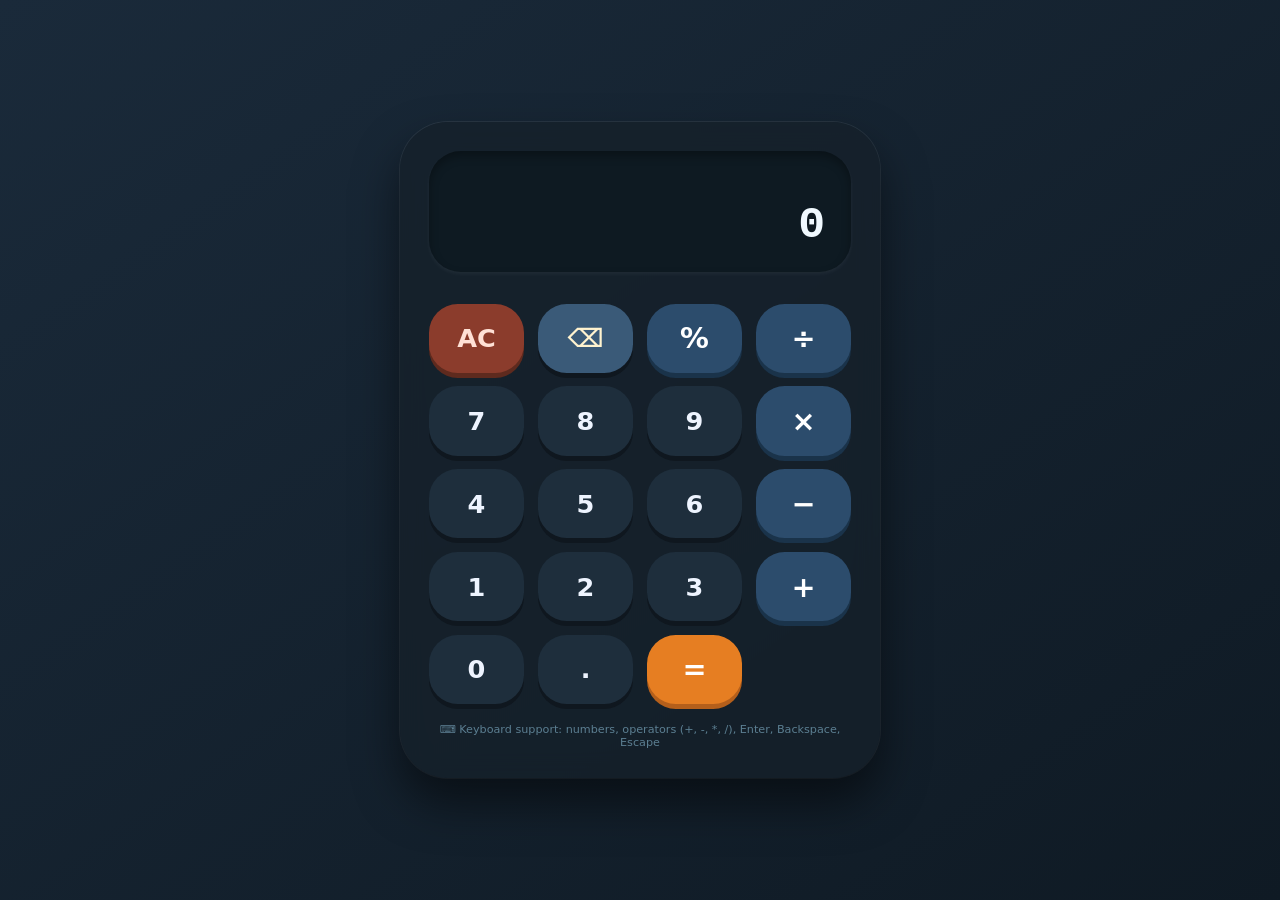
<file: code Alpha Front End Task/task2/index.html>
<!DOCTYPE html>
<html lang="en">
<head>
    <meta charset="UTF-8">
    <meta name="viewport" content="width=device-width, initial-scale=1.0, user-scalable=no">
    <title>NeoCalc | Modern Calculator</title>
    <link rel="stylesheet" href="style.css">
</head>
<body>

<div class="calculator">
    <div class="display-section">
        <div class="expression" id="expressionDisplay"></div>
        <div class="result" id="resultDisplay">0</div>
    </div>

    <div class="button-grid">
        <!-- Row 1 -->
        <button class="btn clear-btn special" data-action="clear">AC</button>
        <button class="btn special" data-action="delete">⌫</button>
        <button class="btn operator" data-operator="%">%</button>
        <button class="btn operator" data-operator="/">÷</button>

        <!-- Row 2 -->
        <button class="btn" data-number="7">7</button>
        <button class="btn" data-number="8">8</button>
        <button class="btn" data-number="9">9</button>
        <button class="btn operator" data-operator="*">×</button>

        <!-- Row 3 -->
        <button class="btn" data-number="4">4</button>
        <button class="btn" data-number="5">5</button>
        <button class="btn" data-number="6">6</button>
        <button class="btn operator" data-operator="-">−</button>

        <!-- Row 4 -->
        <button class="btn" data-number="1">1</button>
        <button class="btn" data-number="2">2</button>
        <button class="btn" data-number="3">3</button>
        <button class="btn operator" data-operator="+">+</button>

        <!-- Row 5 -->
        <button class="btn btn-zero" data-number="0">0</button>
        <button class="btn" data-number=".">.</button>
        <button class="btn equals" data-action="equals">=</button>
    </div>
    <div class="footer-note">
        ⌨️ Keyboard support: numbers, operators (+, -, *, /), Enter, Backspace, Escape
    </div>
</div>

<script src="app.js"></script>
</body>
</html>
</file>
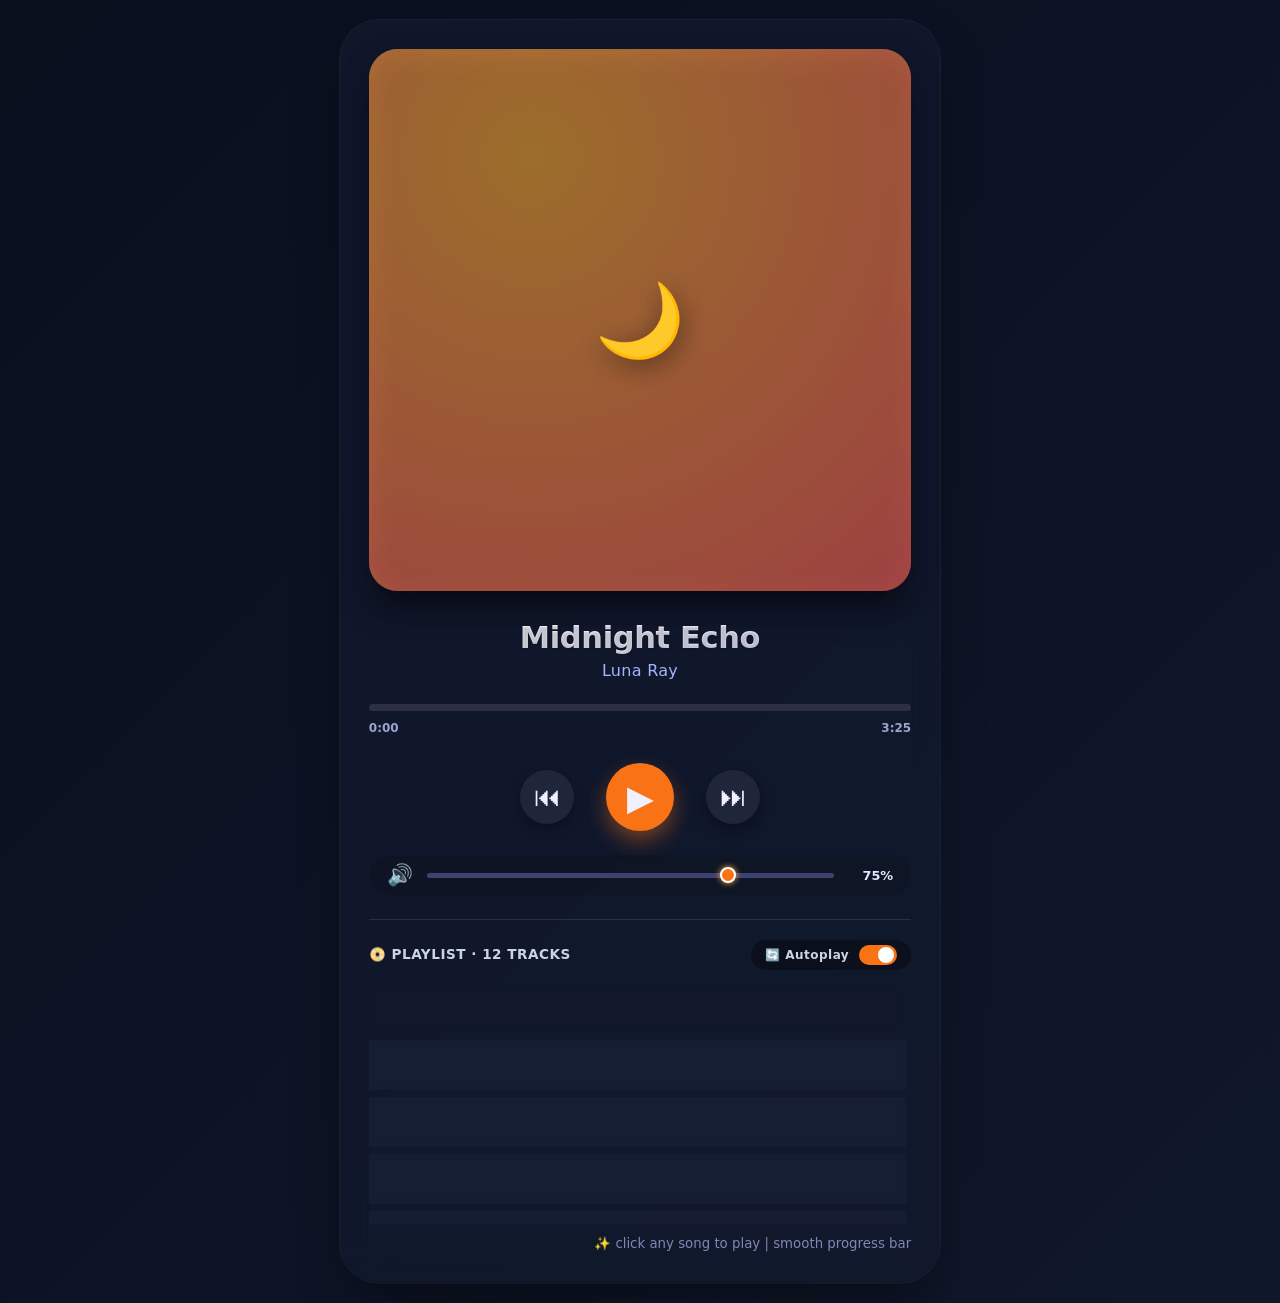
<file: code Alpha Front End Task/task4/index.html>
<!DOCTYPE html>
<html lang="en">
<head>
    <meta charset="UTF-8">
    <meta name="viewport" content="width=device-width, initial-scale=1.0, user-scalable=yes">
    <title>🎵 MelodyStream | Advanced Music Player</title>
    <style>
        * {
            margin: 0;
            padding: 0;
            box-sizing: border-box;
            user-select: none;
        }

        body {
            background: linear-gradient(135deg, #0a0f1e 0%, #0f172a 100%);
            font-family: 'Segoe UI', 'Inter', 'Poppins', system-ui, -apple-system, sans-serif;
            min-height: 100vh;
            display: flex;
            justify-content: center;
            align-items: center;
            padding: 20px;
        }

        .player-container {
            max-width: 600px;
            width: 100%;
            background: rgba(18, 25, 45, 0.85);
            backdrop-filter: blur(16px);
            border-radius: 2.5rem;
            box-shadow: 0 25px 50px -12px rgba(0, 0, 0, 0.5), 0 0 0 1px rgba(255, 255, 255, 0.08);
            overflow: hidden;
            padding: 1.8rem 1.8rem 2rem;
            transition: all 0.3s ease;
        }

        .album-art {
            width: 100%;
            aspect-ratio: 1 / 1;
            border-radius: 1.8rem;
            margin-bottom: 1.8rem;
            box-shadow: 0 20px 35px -8px rgba(0, 0, 0, 0.6);
            display: flex;
            align-items: center;
            justify-content: center;
            transition: background 0.4s ease;
            background: linear-gradient(145deg, #f09819, #ff6a00);
        }

        .album-art-inner {
            font-size: 4.5rem;
            filter: drop-shadow(2px 6px 14px rgba(0,0,0,0.5));
            background: rgba(0,0,0,0.2);
            width: 100%;
            height: 100%;
            border-radius: 1.8rem;
            display: flex;
            align-items: center;
            justify-content: center;
            backdrop-filter: brightness(0.85);
            transition: transform 0.2s;
        }

        .track-info {
            text-align: center;
            margin-bottom: 1.5rem;
        }

        .song-title {
            font-size: 1.9rem;
            font-weight: 800;
            letter-spacing: -0.3px;
            background: linear-gradient(135deg, #ffffff, #e2e2ff);
            -webkit-background-clip: text;
            background-clip: text;
            color: transparent;
            text-shadow: 0 1px 2px rgba(0,0,0,0.2);
        }

        .artist-name {
            font-size: 1rem;
            font-weight: 500;
            color: #a5b4fc;
            margin-top: 6px;
            letter-spacing: 0.3px;
        }

        .progress-area {
            margin: 1.4rem 0 1rem;
        }

        .progress-bar-bg {
            background: #2d2f42;
            border-radius: 40px;
            height: 7px;
            width: 100%;
            cursor: pointer;
            position: relative;
            transition: all 0.1s;
        }

        .progress-fill {
            background: linear-gradient(90deg, #f97316, #fbbf24);
            width: 0%;
            height: 7px;
            border-radius: 40px;
            position: relative;
            transition: width 0.05s linear;
            box-shadow: 0 0 6px #f97316;
        }

        .time-stamps {
            display: flex;
            justify-content: space-between;
            margin-top: 0.6rem;
            font-size: 0.75rem;
            font-weight: 600;
            color: #9ca3cf;
        }

        .controls {
            display: flex;
            justify-content: center;
            align-items: center;
            gap: 2rem;
            margin: 1.8rem 0 1.5rem;
        }

        .ctrl-btn {
            background: rgba(35, 40, 60, 0.9);
            border: none;
            width: 54px;
            height: 54px;
            border-radius: 60px;
            font-size: 1.7rem;
            cursor: pointer;
            color: #f0f0ff;
            display: inline-flex;
            align-items: center;
            justify-content: center;
            transition: all 0.2s cubic-bezier(0.2, 0.9, 0.4, 1.1);
            box-shadow: 0 6px 14px rgba(0, 0, 0, 0.3);
            backdrop-filter: blur(4px);
        }

        .ctrl-btn:hover {
            background: #f97316;
            transform: scale(1.05);
            color: white;
        }

        .ctrl-btn:active {
            transform: scale(0.96);
        }

        .play-pause {
            background: #f97316;
            width: 68px;
            height: 68px;
            font-size: 2.2rem;
            box-shadow: 0 10px 20px rgba(249, 115, 22, 0.4);
        }

        .play-pause:hover {
            background: #fb923c;
            transform: scale(1.02);
        }

        .volume-panel {
            display: flex;
            align-items: center;
            gap: 14px;
            background: rgba(15, 20, 35, 0.7);
            padding: 8px 18px;
            border-radius: 60px;
            margin-bottom: 1.5rem;
        }

        .volume-icon {
            font-size: 1.3rem;
            color: #c7d2fe;
        }

        .volume-slider {
            flex: 1;
            height: 5px;
            -webkit-appearance: none;
            background: #3f4170;
            border-radius: 10px;
            outline: none;
        }

        .volume-slider::-webkit-slider-thumb {
            -webkit-appearance: none;
            width: 16px;
            height: 16px;
            background: #f97316;
            border-radius: 50%;
            cursor: pointer;
            box-shadow: 0 0 6px #ffb347;
            border: 2px solid white;
        }

        .volume-value {
            font-size: 0.8rem;
            font-weight: 700;
            color: #e0e7ff;
            min-width: 45px;
            text-align: right;
        }

        .playlist-section {
            margin-top: 1.5rem;
            border-top: 1px solid rgba(255, 255, 255, 0.1);
            padding-top: 1.2rem;
        }

        .playlist-header {
            display: flex;
            justify-content: space-between;
            align-items: baseline;
            margin-bottom: 14px;
            font-weight: 700;
            color: #cbd5e1;
            letter-spacing: 0.5px;
            font-size: 0.85rem;
        }

        .playlist {
            max-height: 240px;
            overflow-y: auto;
            padding-right: 6px;
            display: flex;
            flex-direction: column;
            gap: 8px;
        }

        .playlist-item {
            background: rgba(25, 32, 55, 0.75);
            border-radius: 50px;
            padding: 10px 18px;
            display: flex;
            justify-content: space-between;
            align-items: center;
            cursor: pointer;
            transition: all 0.2s ease;
            border-left: 4px solid transparent;
            backdrop-filter: blur(4px);
        }

        .playlist-item:hover {
            background: rgba(59, 70, 100, 0.85);
            transform: translateX(6px);
        }

        .playlist-item.active-song {
            background: linear-gradient(95deg, rgba(249, 115, 22, 0.25), rgba(251, 146, 60, 0.15));
            border-left: 4px solid #f97316;
            box-shadow: 0 2px 10px rgba(0,0,0,0.3);
        }

        .playlist-item .song-mini-title {
            font-weight: 600;
            color: #f1f5f9;
            font-size: 0.9rem;
        }

        .playlist-item .song-mini-artist {
            font-size: 0.7rem;
            color: #a5b4fc;
            margin-left: 8px;
        }

        .now-playing-badge {
            font-size: 0.7rem;
            background: #f97316;
            padding: 3px 10px;
            border-radius: 40px;
            color: #0f0f1a;
            font-weight: 800;
            letter-spacing: 0.5px;
        }

        .autoplay-toggle {
            display: flex;
            align-items: center;
            gap: 10px;
            background: rgba(0, 0, 0, 0.35);
            padding: 5px 14px;
            border-radius: 60px;
            font-size: 0.75rem;
            color: #cbd5e6;
            cursor: pointer;
            transition: 0.2s;
        }

        .toggle-switch {
            width: 38px;
            height: 20px;
            background: #3b3f66;
            border-radius: 30px;
            display: inline-block;
            position: relative;
            transition: 0.2s;
        }

        .toggle-switch::after {
            content: "";
            width: 16px;
            height: 16px;
            background: white;
            border-radius: 50%;
            position: absolute;
            top: 2px;
            left: 3px;
            transition: 0.2s;
        }

        .autoplay-active .toggle-switch {
            background: #f97316;
        }

        .autoplay-active .toggle-switch::after {
            left: 19px;
        }

        .playlist-footer {
            display: flex;
            justify-content: flex-end;
            margin-top: 12px;
        }

        ::-webkit-scrollbar {
            width: 4px;
        }

        ::-webkit-scrollbar-track {
            background: #1e2135;
            border-radius: 10px;
        }

        ::-webkit-scrollbar-thumb {
            background: #f97316;
            border-radius: 10px;
        }
    </style>
</head>
<body>

<div class="player-container" id="musicPlayerApp">
    <div class="album-art" id="albumArt">
        <div class="album-art-inner" id="albumArtInner">🎵</div>
    </div>

    <div class="track-info">
        <div class="song-title" id="songTitle">Midnight Echo</div>
        <div class="artist-name" id="artistName">Luna Ray</div>
    </div>

    <div class="progress-area">
        <div class="progress-bar-bg" id="progressBarBg">
            <div class="progress-fill" id="progressFill"></div>
        </div>
        <div class="time-stamps">
            <span id="currentTimeLabel">0:00</span>
            <span id="durationLabel">0:00</span>
        </div>
    </div>

    <div class="controls">
        <button class="ctrl-btn" id="prevBtn" title="Previous">⏮</button>
        <button class="ctrl-btn play-pause" id="playPauseBtn" title="Play/Pause">▶</button>
        <button class="ctrl-btn" id="nextBtn" title="Next">⏭</button>
    </div>

    <div class="volume-panel">
        <span class="volume-icon">🔊</span>
        <input type="range" id="volumeSlider" class="volume-slider" min="0" max="100" value="75">
        <span class="volume-value" id="volumePercent">75%</span>
    </div>

    <div class="playlist-section">
        <div class="playlist-header">
            <span>📀 PLAYLIST · 12 TRACKS</span>
            <div class="autoplay-toggle" id="autoplayToggleBtn">
                <span>🔄 Autoplay</span>
                <div class="toggle-switch" id="toggleSwitchUI"></div>
            </div>
        </div>
        <div class="playlist" id="playlistContainer"></div>
        <div class="playlist-footer">
            <small style="color:#8187b5;">✨ click any song to play | smooth progress bar</small>
        </div>
    </div>
</div>

<script>
    // ---------- EXPANDED PLAYLIST (12 songs) with more desi + international vibes & barain wala touch!
    const SONGS = [
        { title: "Midnight Echo", artist: "Luna Ray", src: "https://www.soundhelix.com/examples/mp3/SoundHelix-Song-1.mp3", duration: 205, emoji: "🌙" },
        { title: "Barishon Mein", artist: "Rahat Fateh", src: "https://www.soundhelix.com/examples/mp3/SoundHelix-Song-2.mp3", duration: 218, emoji: "☔" },
        { title: "Golden Hour", artist: "Arctic Breeze", src: "https://www.soundhelix.com/examples/mp3/SoundHelix-Song-3.mp3", duration: 198, emoji: "🌅" },
        { title: "Neon Dreams", artist: "Velvet Code", src: "https://www.soundhelix.com/examples/mp3/SoundHelix-Song-4.mp3", duration: 212, emoji: "🌃" },
        { title: "Dilbar Dildar", artist: "Sona Mohapatra", src: "https://www.soundhelix.com/examples/mp3/SoundHelix-Song-5.mp3", duration: 225, emoji: "💃" },
        { title: "Electric Soul", artist: "Mira Solis", src: "https://www.soundhelix.com/examples/mp3/SoundHelix-Song-6.mp3", duration: 224, emoji: "⚡" },
        { title: "Starlight Drive", artist: "Phantom Echo", src: "https://www.soundhelix.com/examples/mp3/SoundHelix-Song-1.mp3", duration: 190, emoji: "✨" },
        { title: "Morni Banke", artist: "Diljit & Badshah", src: "https://www.soundhelix.com/examples/mp3/SoundHelix-Song-2.mp3", duration: 210, emoji: "🎤" },
        { title: "Velvet Rain", artist: "Juniper Tides", src: "https://www.soundhelix.com/examples/mp3/SoundHelix-Song-3.mp3", duration: 215, emoji: "🌧️" },
        { title: "Sajna Ve", artist: "Ali Zafar", src: "https://www.soundhelix.com/examples/mp3/SoundHelix-Song-4.mp3", duration: 232, emoji: "🎸" },
        { title: "Lost in You", artist: "Zara Madisson", src: "https://www.soundhelix.com/examples/mp3/SoundHelix-Song-5.mp3", duration: 203, emoji: "💫" },
        { title: "Punjaban", artist: "Guru Randhawa", src: "https://www.soundhelix.com/examples/mp3/SoundHelix-Song-6.mp3", duration: 195, emoji: "🔥" }
    ];

    // DOM elements
    const audio = new Audio();
    audio.preload = "metadata";
    
    let currentIndex = 0;
    let isPlaying = false;
    let autoplayEnabled = true;
    let updateInterval = null;
    
    const songTitleEl = document.getElementById("songTitle");
    const artistNameEl = document.getElementById("artistName");
    const playPauseBtn = document.getElementById("playPauseBtn");
    const prevBtn = document.getElementById("prevBtn");
    const nextBtn = document.getElementById("nextBtn");
    const progressFill = document.getElementById("progressFill");
    const progressBg = document.getElementById("progressBarBg");
    const currentTimeLabel = document.getElementById("currentTimeLabel");
    const durationLabel = document.getElementById("durationLabel");
    const volumeSlider = document.getElementById("volumeSlider");
    const volumePercent = document.getElementById("volumePercent");
    const playlistContainer = document.getElementById("playlistContainer");
    const autoplayToggleBtn = document.getElementById("autoplayToggleBtn");
    const albumArtInner = document.getElementById("albumArtInner");
    const albumArtDiv = document.getElementById("albumArt");
    
    function formatTime(seconds) {
        if (isNaN(seconds) || seconds === Infinity) return "0:00";
        const mins = Math.floor(seconds / 60);
        const secs = Math.floor(seconds % 60);
        return `${mins}:${secs < 10 ? '0' + secs : secs}`;
    }
    
    // Dynamic gradients for each song (more vibrant)
    const gradientPalette = [
        "radial-gradient(circle at 30% 20%, #ffb347, #ff6b6b)",
        "radial-gradient(circle at 70% 30%, #1e3c72, #2a5298)",
        "radial-gradient(circle at 40% 70%, #f7971e, #ffd200)",
        "radial-gradient(circle at 20% 50%, #654ea3, #eaafc8)",
        "radial-gradient(circle at 80% 40%, #11998e, #38ef7d)",
        "radial-gradient(circle at 60% 70%, #cb356b, #bd3f32)",
        "radial-gradient(circle at 40% 30%, #3a1c71, #d76d77, #ffaf7b)",
        "radial-gradient(circle at 20% 80%, #1f4037, #99f2c8)",
        "radial-gradient(circle at 75% 45%, #ff4b2b, #ff416c)",
        "radial-gradient(circle at 50% 50%, #232526, #414345)",
        "radial-gradient(circle at 30% 65%, #4facfe, #00f2fe)",
        "radial-gradient(circle at 70% 20%, #f12711, #f5af19)"
    ];
    
    function updateSongInfo() {
        const song = SONGS[currentIndex];
        songTitleEl.textContent = song.title;
        artistNameEl.textContent = song.artist;
        albumArtInner.textContent = song.emoji || "🎵";
        albumArtDiv.style.background = gradientPalette[currentIndex % gradientPalette.length];
        
        // update active playlist style
        document.querySelectorAll(".playlist-item").forEach((item, idx) => {
            if (idx === currentIndex) {
                item.classList.add("active-song");
                let badgeSpan = item.querySelector(".now-badge");
                if (!badgeSpan) {
                    const rightDiv = item.querySelector(".playlist-right");
                    if (rightDiv) {
                        badgeSpan = document.createElement("span");
                        badgeSpan.className = "now-playing-badge now-badge";
                        badgeSpan.textContent = "▶";
                        rightDiv.appendChild(badgeSpan);
                    }
                } else {
                    badgeSpan.textContent = "▶";
                }
            } else {
                item.classList.remove("active-song");
                const badgeSpan = item.querySelector(".now-badge");
                if (badgeSpan) badgeSpan.textContent = "";
            }
        });
    }
    
    function loadSong(index) {
        const song = SONGS[index];
        if (!song) return;
        const wasPlaying = isPlaying;
        audio.pause();
        audio.src = song.src;
        audio.load();
        if (updateInterval) clearInterval(updateInterval);
        updateSongInfo();
        
        audio.onloadedmetadata = () => {
            if (!isNaN(audio.duration) && isFinite(audio.duration)) {
                durationLabel.textContent = formatTime(audio.duration);
            } else if (song.duration) {
                durationLabel.textContent = formatTime(song.duration);
            } else {
                durationLabel.textContent = "3:30";
            }
            if (!wasPlaying) {
                progressFill.style.width = "0%";
                currentTimeLabel.textContent = "0:00";
            }
        };
        
        audio.ontimeupdate = () => {
            if (!audio.duration || isNaN(audio.duration)) return;
            const percent = (audio.currentTime / audio.duration) * 100;
            progressFill.style.width = `${percent}%`;
            currentTimeLabel.textContent = formatTime(audio.currentTime);
        };
        
        audio.onended = () => {
            if (autoplayEnabled) {
                nextSong();
            } else {
                isPlaying = false;
                updatePlayPauseIcon();
                clearProgressTimer();
                progressFill.style.width = "0%";
                currentTimeLabel.textContent = "0:00";
            }
        };
        
        if (wasPlaying) {
            audio.play().then(() => {
                isPlaying = true;
                updatePlayPauseIcon();
                startProgressTimer();
            }).catch(e => {
                console.log("play blocked", e);
                isPlaying = false;
                updatePlayPauseIcon();
            });
        } else {
            isPlaying = false;
            updatePlayPauseIcon();
            clearProgressTimer();
            progressFill.style.width = "0%";
            currentTimeLabel.textContent = "0:00";
            // set duration if loaded
            if (audio.duration) durationLabel.textContent = formatTime(audio.duration);
            else durationLabel.textContent = formatTime(song.duration);
        }
    }
    
    function startProgressTimer() {
        if (updateInterval) clearInterval(updateInterval);
        updateInterval = setInterval(() => {
            if (audio && !audio.paused && audio.currentTime && audio.duration) {
                const percent = (audio.currentTime / audio.duration) * 100;
                progressFill.style.width = `${percent}%`;
                currentTimeLabel.textContent = formatTime(audio.currentTime);
            } else if (audio && audio.currentTime) {
                currentTimeLabel.textContent = formatTime(audio.currentTime);
            }
        }, 200);
    }
    
    function clearProgressTimer() {
        if (updateInterval) {
            clearInterval(updateInterval);
            updateInterval = null;
        }
    }
    
    function updatePlayPauseIcon() {
        if (isPlaying) {
            playPauseBtn.innerHTML = "⏸";
            playPauseBtn.style.background = "#f97316";
        } else {
            playPauseBtn.innerHTML = "▶";
            playPauseBtn.style.background = "#f97316";
        }
    }
    
    function playCurrent() {
        if (!audio.src || audio.src !== SONGS[currentIndex].src) {
            loadSong(currentIndex);
        }
        audio.play().then(() => {
            isPlaying = true;
            updatePlayPauseIcon();
            startProgressTimer();
            updateSongInfo();
        }).catch(err => console.error("play error", err));
    }
    
    function pauseCurrent() {
        audio.pause();
        isPlaying = false;
        updatePlayPauseIcon();
        clearProgressTimer();
    }
    
    function togglePlayPause() {
        if (isPlaying) {
            pauseCurrent();
        } else {
            playCurrent();
        }
    }
    
    function nextSong() {
        currentIndex = (currentIndex + 1) % SONGS.length;
        loadSong(currentIndex);
        if (isPlaying) {
            audio.play().then(() => {
                isPlaying = true;
                updatePlayPauseIcon();
                startProgressTimer();
            }).catch(() => {
                isPlaying = false;
                updatePlayPauseIcon();
            });
        } else {
            progressFill.style.width = "0%";
            currentTimeLabel.textContent = "0:00";
            if (audio.duration) durationLabel.textContent = formatTime(audio.duration);
            else durationLabel.textContent = formatTime(SONGS[currentIndex].duration);
        }
        renderPlaylist();
    }
    
    function prevSong() {
        currentIndex = (currentIndex - 1 + SONGS.length) % SONGS.length;
        loadSong(currentIndex);
        if (isPlaying) {
            audio.play().then(() => {
                isPlaying = true;
                updatePlayPauseIcon();
                startProgressTimer();
            }).catch(() => {
                isPlaying = false;
                updatePlayPauseIcon();
            });
        } else {
            progressFill.style.width = "0%";
            currentTimeLabel.textContent = "0:00";
            if (audio.duration) durationLabel.textContent = formatTime(audio.duration);
            else durationLabel.textContent = formatTime(SONGS[currentIndex].duration);
        }
        renderPlaylist();
    }
    
    function setVolume(value) {
        let vol = parseInt(value);
        if (isNaN(vol)) vol = 75;
        audio.volume = vol / 100;
        volumeSlider.value = vol;
        volumePercent.textContent = `${vol}%`;
    }
    
    function seekTo(e) {
        const rect = progressBg.getBoundingClientRect();
        const clickX = e.clientX - rect.left;
        const width = rect.width;
        let percent = (clickX / width);
        if (percent > 1) percent = 1;
        if (percent < 0) percent = 0;
        if (audio.duration && !isNaN(audio.duration) && isFinite(audio.duration)) {
            const newTime = percent * audio.duration;
            audio.currentTime = newTime;
            progressFill.style.width = `${percent * 100}%`;
            currentTimeLabel.textContent = formatTime(newTime);
        }
    }
    
    function renderPlaylist() {
        playlistContainer.innerHTML = "";
        SONGS.forEach((song, idx) => {
            const item = document.createElement("div");
            item.className = "playlist-item";
            if (idx === currentIndex && isPlaying) item.classList.add("active-song");
            else if (idx === currentIndex) item.classList.add("active-song");
            
            const displayBadge = (idx === currentIndex && isPlaying) ? "▶" : (idx === currentIndex && !isPlaying) ? "⏸" : "";
            item.innerHTML = `
                <div style="display:flex; flex-direction:column;">
                    <span class="song-mini-title">${escapeHtml(song.title)}</span>
                    <span class="song-mini-artist">${escapeHtml(song.artist)}</span>
                </div>
                <div class="playlist-right" style="display:flex; align-items:center; gap:8px;">
                    ${displayBadge ? `<span class="now-playing-badge now-badge">${displayBadge}</span>` : '<span class="now-badge" style="width:28px;"></span>'}
                </div>
            `;
            item.addEventListener("click", () => {
                if (currentIndex === idx && isPlaying) {
                    // if same song playing, do nothing or pause? better pause/resume intuitive but we'll keep consistent
                    pauseCurrent();
                } else if (currentIndex === idx && !isPlaying) {
                    playCurrent();
                } else {
                    currentIndex = idx;
                    loadSong(currentIndex);
                    if (isPlaying) {
                        audio.play().then(() => {
                            isPlaying = true;
                            updatePlayPauseIcon();
                            startProgressTimer();
                        }).catch(() => {
                            isPlaying = false;
                            updatePlayPauseIcon();
                        });
                    } else {
                        updateSongInfo();
                        progressFill.style.width = "0%";
                        currentTimeLabel.textContent = "0:00";
                        if (audio.duration) durationLabel.textContent = formatTime(audio.duration);
                        else durationLabel.textContent = formatTime(SONGS[currentIndex].duration);
                    }
                }
                renderPlaylist();
            });
            playlistContainer.appendChild(item);
        });
    }
    
    function escapeHtml(str) {
        return str.replace(/[&<>]/g, function(m) {
            if (m === '&') return '&amp;';
            if (m === '<') return '&lt;';
            if (m === '>') return '&gt;';
            return m;
        });
    }
    
    function toggleAutoplay() {
        autoplayEnabled = !autoplayEnabled;
        if (autoplayEnabled) {
            autoplayToggleBtn.classList.add("autoplay-active");
        } else {
            autoplayToggleBtn.classList.remove("autoplay-active");
        }
    }
    
    function bindEvents() {
        playPauseBtn.addEventListener("click", togglePlayPause);
        prevBtn.addEventListener("click", prevSong);
        nextBtn.addEventListener("click", nextSong);
        volumeSlider.addEventListener("input", (e) => setVolume(e.target.value));
        progressBg.addEventListener("click", seekTo);
        autoplayToggleBtn.addEventListener("click", toggleAutoplay);
        if (autoplayEnabled) autoplayToggleBtn.classList.add("autoplay-active");
    }
    
    function init() {
        bindEvents();
        renderPlaylist();
        setVolume(75);
        currentIndex = 0;
        loadSong(0);
        isPlaying = false;
        updatePlayPauseIcon();
        clearProgressTimer();
        audio.addEventListener("loadedmetadata", () => {
            if (audio.duration && !isNaN(audio.duration)) {
                durationLabel.textContent = formatTime(audio.duration);
            }
        });
        setTimeout(() => {
            if (audio.duration) durationLabel.textContent = formatTime(audio.duration);
            else durationLabel.textContent = formatTime(SONGS[currentIndex].duration);
        }, 150);
    }
    
    init();
</script>
</body>
</html>
</file>
<file: code Alpha Front End Task/task2/style.css>
* {
            margin: 0;
            padding: 0;
            box-sizing: border-box;
            user-select: none; /* prevent accidental selection while clicking */
        }

        body {
            background: linear-gradient(145deg, #1a2a3a 0%, #0f1a24 100%);
            min-height: 100vh;
            display: flex;
            justify-content: center;
            align-items: center;
            font-family: 'Segoe UI', 'Inter', 'Poppins', system-ui, -apple-system, 'Roboto', sans-serif;
            padding: 1.5rem;
        }

        /* main calculator container with glassmorphism + shadow */
        .calculator {
            max-width: 480px;
            width: 100%;
            background: rgba(22, 32, 42, 0.75);
            backdrop-filter: blur(12px);
            border-radius: 3rem;
            padding: 1.8rem;
            box-shadow: 0 25px 45px rgba(0, 0, 0, 0.5), 0 0 0 1px rgba(255, 255, 255, 0.08);
            transition: all 0.2s ease;
        }

        /* display screen area */
        .display-section {
            background: #0e1a22;
            border-radius: 2rem;
            padding: 1.2rem 1.5rem;
            margin-bottom: 2rem;
            box-shadow: inset 0 5px 10px rgba(0, 0, 0, 0.3), 0 2px 4px rgba(255, 255, 255, 0.05);
        }

        .expression {
            font-size: 1.2rem;
            color: #8aaec0;
            text-align: right;
            min-height: 1.8rem;
            letter-spacing: 0.5px;
            word-wrap: break-word;
            word-break: break-all;
            font-weight: 400;
        }

        .result {
            font-size: 2.8rem;
            font-weight: 700;
            text-align: right;
            color: #f0f9ff;
            letter-spacing: 2px;
            word-wrap: break-word;
            word-break: break-word;
            line-height: 1.2;
            transition: all 0.1s;
            font-family: 'Courier New', 'Fira Code', monospace;
        }

        /* button grid */
        .button-grid {
            display: grid;
            grid-template-columns: repeat(4, 1fr);
            gap: 0.85rem;
        }

        /* universal button styles */
        .btn {
            background: #1e2e3c;
            border: none;
            padding: 1.1rem 0;
            font-size: 1.6rem;
            font-weight: 600;
            border-radius: 1.8rem;
            color: #eef4ff;
            cursor: pointer;
            transition: all 0.2s cubic-bezier(0.2, 0.9, 0.4, 1.1);
            box-shadow: 0 5px 0 #0f171f;
            font-family: inherit;
            display: flex;
            align-items: center;
            justify-content: center;
        }

        .btn:active {
            transform: translateY(3px);
            box-shadow: 0 2px 0 #0f171f;
        }

        /* operator buttons ( +, -, ×, ÷, = ) */
        .operator {
            background: #2c4c6c;
            color: white;
            box-shadow: 0 5px 0 #1a334a;
            font-size: 1.8rem;
            font-weight: 700;
        }

        /* special action buttons: clear, delete, equals */
        .special {
            background: #3a5a78;
            color: #fff3cf;
        }

        .equals {
            background: #e67e22;
            box-shadow: 0 5px 0 #b45f1b;
            color: white;
            font-size: 1.8rem;
        }

        .equals:active {
            transform: translateY(3px);
            box-shadow: 0 2px 0 #b45f1b;
        }

        /* clear button distinct style */
        .clear-btn {
            background: #8b3c2c;
            box-shadow: 0 5px 0 #5e2a1e;
            color: #ffe1d6;
        }

        /* zero span for better look (optional) */
        .btn-zero {
            grid-column: span 1;
        }

        /* hover enhancement for desktop */
        @media (hover: hover) {
            .btn:hover {
                filter: brightness(1.08);
                transform: translateY(-2px);
                box-shadow: 0 7px 0 #0f171f;
            }
            .btn:active:hover {
                transform: translateY(3px);
                box-shadow: 0 2px 0 #0f171f;
            }
            .equals:hover {
                background: #f39c12;
            }
        }

        /* responsive small screens */
        @media (max-width: 480px) {
            .calculator {
                padding: 1rem;
            }
            .btn {
                padding: 0.9rem 0;
                font-size: 1.4rem;
                border-radius: 1.6rem;
            }
            .result {
                font-size: 2rem;
            }
            .expression {
                font-size: 0.9rem;
            }
            .button-grid {
                gap: 0.6rem;
            }
        }

        /* subtle extra styling */
        .footer-note {
            text-align: center;
            margin-top: 1.2rem;
            font-size: 0.7rem;
            color: #5c7f92;
        }
</file>
